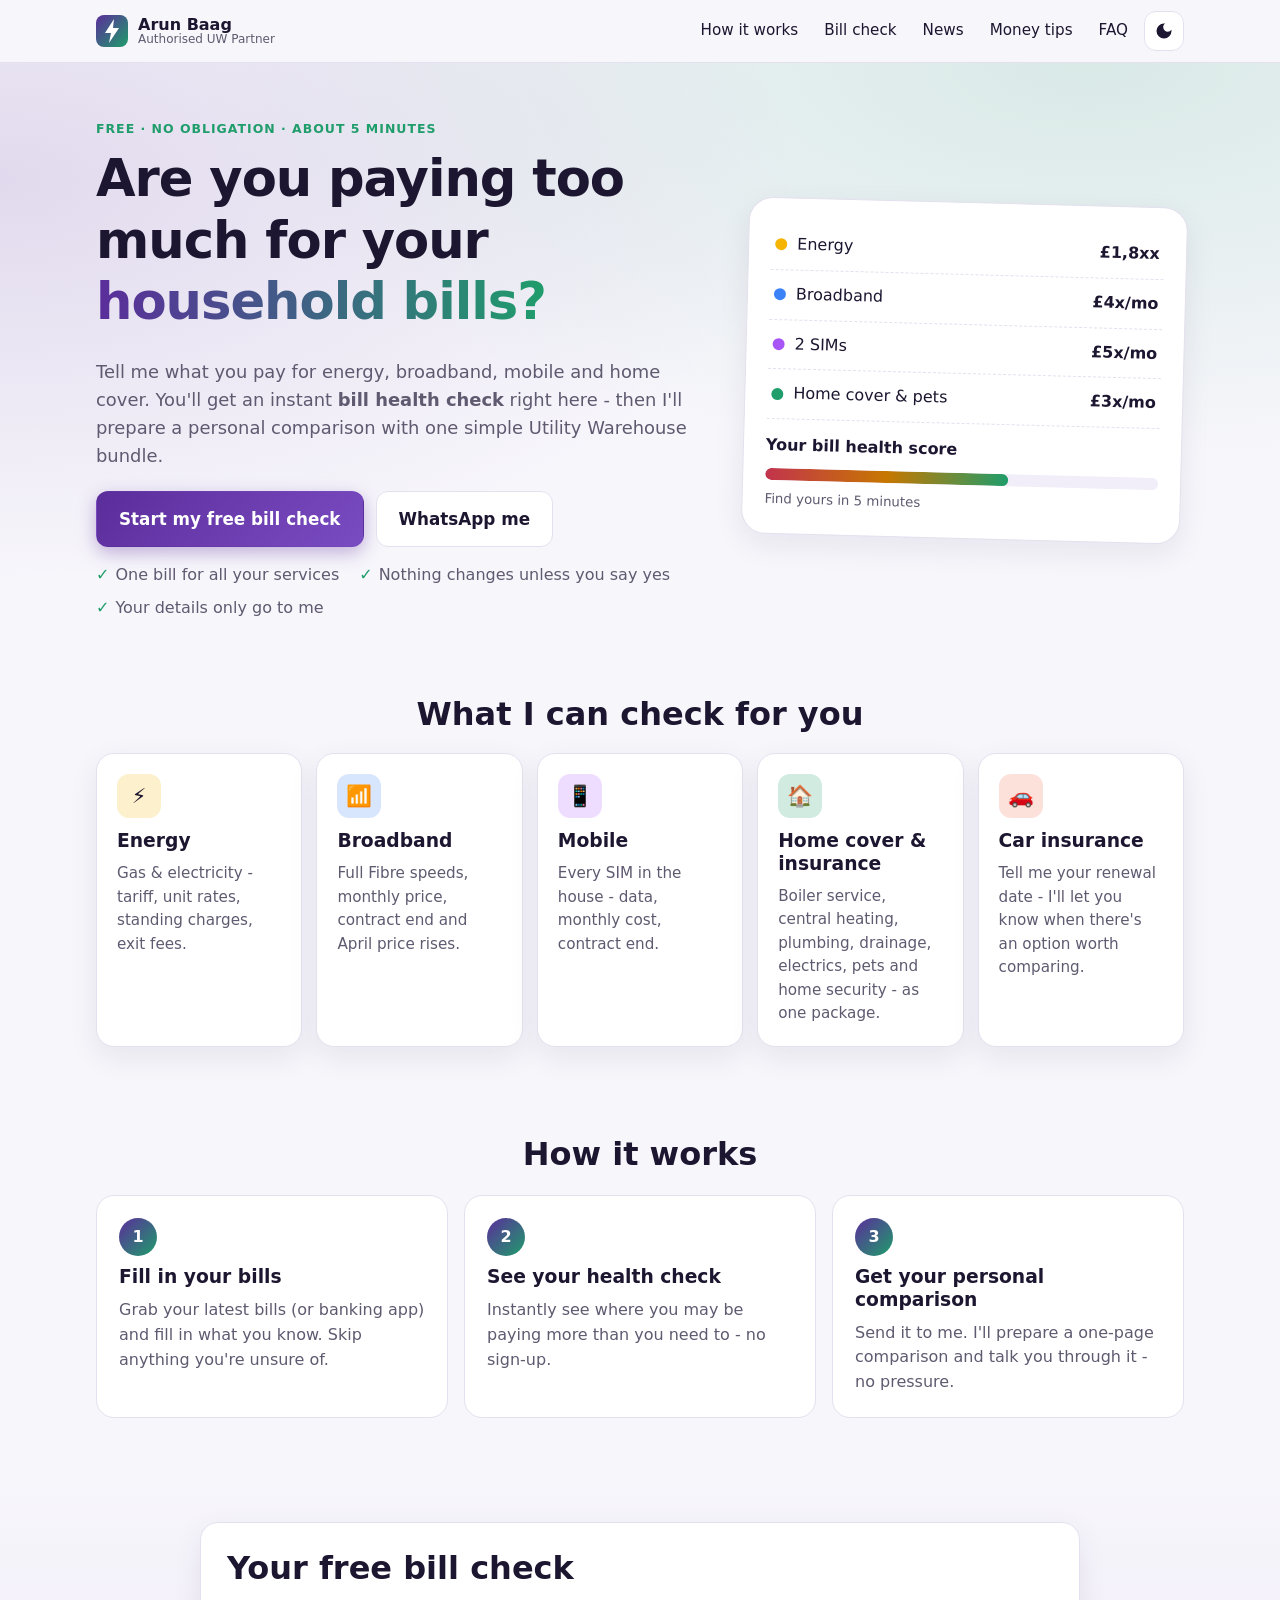
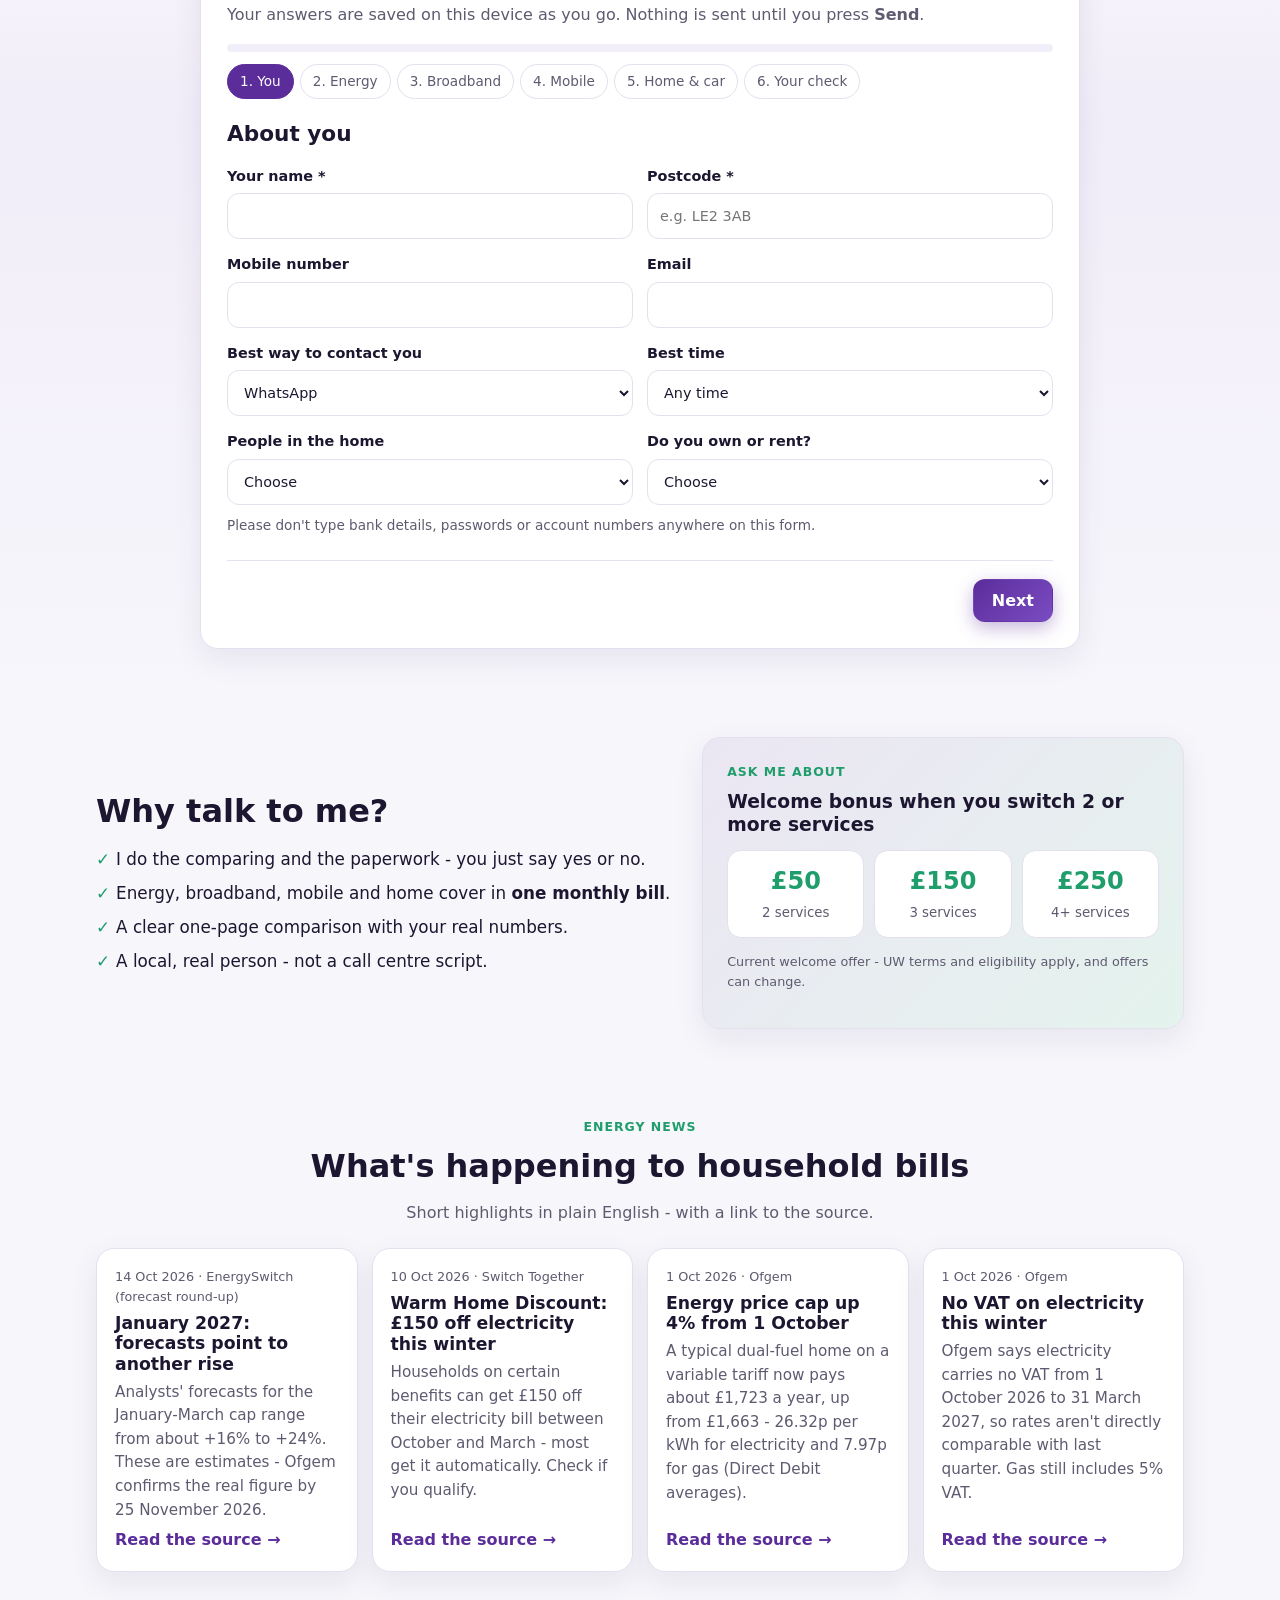
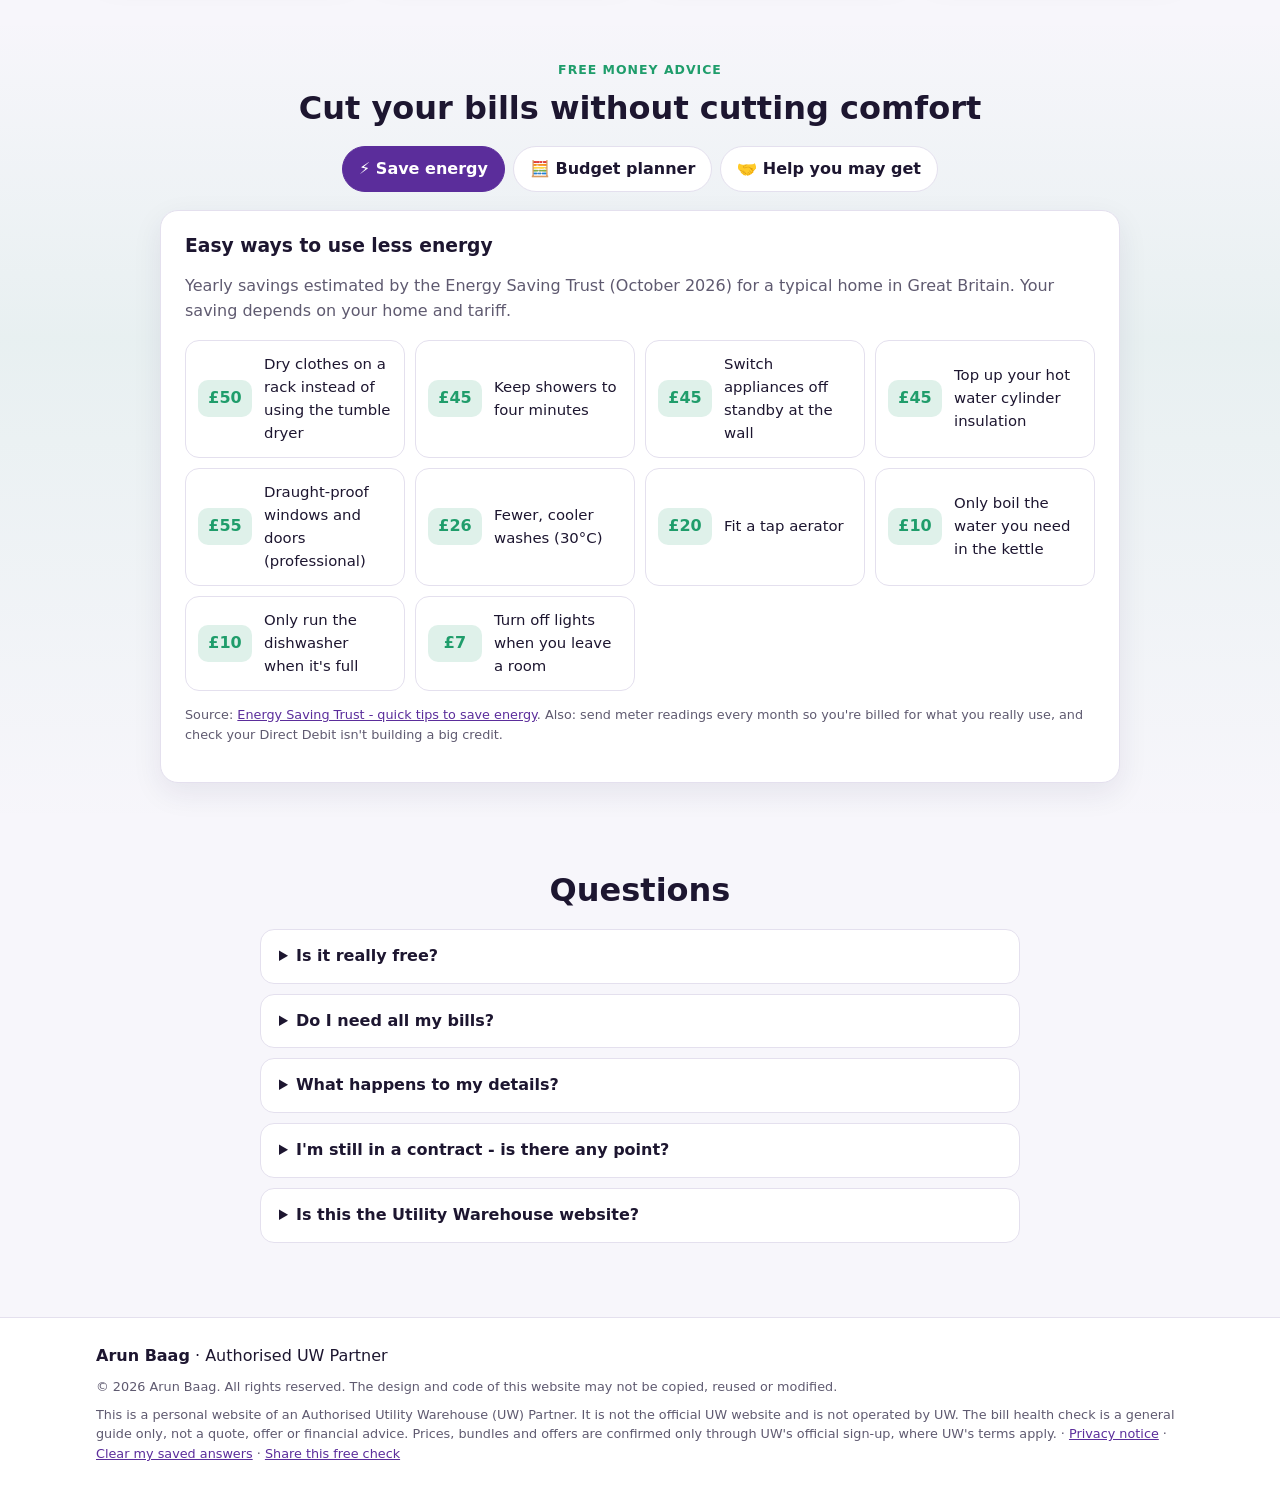
<file: index.html>
<!doctype html>
<html lang="en-GB">
<head>
  <meta charset="utf-8">
  <meta name="viewport" content="width=device-width, initial-scale=1">
  <title>Free household bill check</title>
  <meta name="description" content="Free, no-obligation check of your energy, broadband, mobile and home cover bills.">
  <link rel="icon" href="assets/favicon.svg" type="image/svg+xml">
  <link rel="canonical" href="https://arunbaag.github.io/uw-bill-check-website/">
  <meta property="og:type" content="website">
  <meta property="og:url" content="https://arunbaag.github.io/uw-bill-check-website/">
  <meta property="og:title" content="Free household bill check - Arun Baag, Authorised UW Partner">
  <meta property="og:description" content="5 minutes: see where you may be paying more than you need to for energy, broadband, mobile and home cover. Free, no obligation.">
  <meta property="og:image" content="https://arunbaag.github.io/uw-bill-check-website/assets/og.jpg">
  <meta property="og:image:width" content="1200">
  <meta property="og:image:height" content="630">
  <meta property="og:locale" content="en_GB">
  <meta name="twitter:card" content="summary_large_image">
  <meta name="theme-color" content="#5B2D9B">
  <link rel="stylesheet" href="assets/style.css">
  <script>try{var t=localStorage.getItem("theme");if(t)document.documentElement.dataset.theme=t;}catch(e){}</script>
  <script src="config.js"></script>
</head>
<body>
<a class="skip" href="#check">Skip to the bill check</a>

<header class="topbar">
  <div class="wrap topbar-in">
    <a class="brand" href="#top"><img src="assets/favicon.svg" alt="" width="32" height="32">
      <span><b data-cfg="partnerName">Your UW Partner</b><small data-cfg="partnerTitle">Authorised UW Partner</small></span></a>
    <nav class="nav">
      <a href="#how">How it works</a><a href="#check">Bill check</a><a href="#news" id="navNews" hidden>News</a><a href="#advice">Money tips</a><a href="#faq">FAQ</a>
      <button class="icon-btn" id="themeBtn" type="button" aria-label="Switch light / dark mode" title="Light / dark mode">
        <svg viewBox="0 0 24 24" width="20" height="20" aria-hidden="true"><path fill="currentColor" d="M12 3a9 9 0 1 0 9 9c0-.46-.04-.92-.1-1.36a5.4 5.4 0 0 1-4.4 2.26 5.4 5.4 0 0 1-3.14-9.8A9 9 0 0 0 12 3z"/></svg>
      </button>
    </nav>
  </div>
</header>

<main id="top">
  <!-- HERO -->
  <section class="hero">
    <div class="wrap hero-in">
      <div>
        <p class="eyebrow">Free · No obligation · About 5 minutes</p>
        <h1>Are you paying too much for your <span class="grad">household bills?</span></h1>
        <p class="lead">Tell me what you pay for energy, broadband, mobile and home cover. You'll get an instant
          <b>bill health check</b> right here - then I'll prepare a personal comparison with one simple Utility Warehouse bundle.</p>
        <div class="cta-row">
          <a class="btn btn-primary btn-lg" href="#check">Start my free bill check</a>
          <a class="btn btn-ghost btn-lg" id="heroWhatsApp" href="#" hidden>WhatsApp me</a>
        </div>
        <ul class="ticks">
          <li>One bill for all your services</li><li>Nothing changes unless you say yes</li><li>Your details only go to me</li>
        </ul>
      </div>
      <div class="hero-card" aria-hidden="true">
        <div class="hc-row"><span class="dot e"></span>Energy<b>£1,8xx</b></div>
        <div class="hc-row"><span class="dot b"></span>Broadband<b>£4x/mo</b></div>
        <div class="hc-row"><span class="dot m"></span>2 SIMs<b>£5x/mo</b></div>
        <div class="hc-row"><span class="dot i"></span>Home cover & pets<b>£3x/mo</b></div>
        <div class="hc-total">Your bill health score<div class="gauge"><span style="width:62%"></span></div><small>Find yours in 5 minutes</small></div>
      </div>
    </div>
  </section>

  <!-- SERVICES -->
  <section class="wrap section">
    <h2 class="center">What I can check for you</h2>
    <div class="cards5">
      <div class="card svc"><div class="ic e">⚡</div><h3>Energy</h3><p>Gas & electricity - tariff, unit rates, standing charges, exit fees.</p></div>
      <div class="card svc"><div class="ic b">📶</div><h3>Broadband</h3><p>Full Fibre speeds, monthly price, contract end and April price rises.</p></div>
      <div class="card svc"><div class="ic m">📱</div><h3>Mobile</h3><p>Every SIM in the house - data, monthly cost, contract end.</p></div>
      <div class="card svc"><div class="ic i">🏠</div><h3>Home cover & insurance</h3><p>Boiler service, central heating, plumbing, drainage, electrics, pets and home security - as one package.</p></div>
      <div class="card svc"><div class="ic c">🚗</div><h3>Car insurance</h3><p>Tell me your renewal date - I'll let you know when there's an option worth comparing.</p></div>
    </div>
  </section>

  <!-- HOW -->
  <section class="wrap section" id="how">
    <h2 class="center">How it works</h2>
    <ol class="steps3">
      <li><span>1</span><h3>Fill in your bills</h3><p>Grab your latest bills (or banking app) and fill in what you know. Skip anything you're unsure of.</p></li>
      <li><span>2</span><h3>See your health check</h3><p>Instantly see where you may be paying more than you need to - no sign-up.</p></li>
      <li><span>3</span><h3>Get your personal comparison</h3><p>Send it to me. I'll prepare a one-page comparison and talk you through it - no pressure.</p></li>
    </ol>
  </section>

  <!-- BILL CHECK -->
  <section class="section check-wrap" id="check">
    <div class="wrap">
      <div class="check card">
        <div class="check-head">
          <h2>Your free bill check</h2>
          <p class="muted">Your answers are saved on this device as you go. Nothing is sent until you press <b>Send</b>.</p>
          <div class="progress"><div class="bar" id="bar"></div></div>
          <ol class="stepper" id="stepper"></ol>
        </div>

        <form id="form" novalidate autocomplete="on">
          <!-- STEP 1 -->
          <fieldset class="step" data-title="You">
            <legend>About you</legend>
            <div class="grid2">
              <label>Your name *<input name="contact.name" required autocomplete="name"></label>
              <label>Postcode *<input name="contact.postcode" required autocomplete="postal-code" placeholder="e.g. LE2 3AB"></label>
              <label>Mobile number<input name="contact.phone" type="tel" autocomplete="tel"></label>
              <label>Email<input name="contact.email" type="email" autocomplete="email"></label>
              <label>Best way to contact you<select name="contact.method"><option>WhatsApp</option><option>Phone call</option><option>Text</option><option>Email</option></select></label>
              <label>Best time<select name="contact.time"><option>Any time</option><option>Weekday daytime</option><option>Weekday evening</option><option>Weekend</option></select></label>
              <label>People in the home<select name="contact.household"><option value="">Choose</option><option>1</option><option>2</option><option>3</option><option>4</option><option>5+</option></select></label>
              <label>Do you own or rent?<select name="contact.tenure"><option value="">Choose</option><option>Own</option><option>Rent</option></select></label>
            </div>
            <p class="hint">Please don't type bank details, passwords or account numbers anywhere on this form.</p>
          </fieldset>

          <!-- STEP 2 ENERGY -->
          <fieldset class="step" data-title="Energy">
            <legend>Energy <span class="opt">skip anything you don't know</span></legend>
            <div class="grid2">
              <label>What do you have?<select name="energy.fuel"><option>Gas & electricity</option><option>Electricity only</option><option>I don't pay energy bills</option></select></label>
              <label>Current supplier<input name="energy.supplier" list="suppliers" placeholder="e.g. British Gas"></label>
              <label>Tariff name<input name="energy.tariff" placeholder="e.g. Flexible Octopus"></label>
              <label>Tariff type<select name="energy.type"><option value="">Not sure</option><option>Variable / standard</option><option>Fixed</option><option>Tracker</option><option>Prepayment</option></select></label>
              <label>Fixed deal end date<input name="energy.end" type="date"></label>
              <label>Exit fee per fuel (£)<input name="energy.exit_fee" type="number" min="0" step="1" inputmode="decimal"></label>
              <label>Monthly Direct Debit (£)<input name="energy.monthly" type="number" min="0" step="0.01" inputmode="decimal"></label>
              <label>How old is the bill you're reading from?<select name="energy.bill_age"><option value="">Choose</option><option>This month / current prices</option><option>1-3 months old</option><option>Older than 3 months</option></select></label>
              <label>Smart meter?<select name="energy.smart"><option value="">Not sure</option><option>Yes</option><option>No</option></select></label>
            </div>
            <details class="more"><summary>I have my bill - add unit rates & usage (gives the best check)</summary>
              <div class="grid4">
                <label>Elec unit rate (p/kWh)<input name="energy.elec_unit" type="number" min="0" step="0.01" inputmode="decimal"></label>
                <label>Elec standing (p/day)<input name="energy.elec_sc" type="number" min="0" step="0.01" inputmode="decimal"></label>
                <label>Gas unit rate (p/kWh)<input name="energy.gas_unit" type="number" min="0" step="0.01" inputmode="decimal"></label>
                <label>Gas standing (p/day)<input name="energy.gas_sc" type="number" min="0" step="0.01" inputmode="decimal"></label>
                <label>Elec use a year (kWh)<input name="energy.elec_kwh" type="number" min="0" step="1" inputmode="numeric" placeholder="e.g. 2700"></label>
                <label>Gas use a year (kWh)<input name="energy.gas_kwh" type="number" min="0" step="1" inputmode="numeric" placeholder="e.g. 11500"></label>
              </div>
              <p class="hint">These are on page 2 of most bills or in your supplier's app ("estimated annual consumption").</p>
            </details>
          </fieldset>

          <!-- STEP 3 BROADBAND -->
          <fieldset class="step" data-title="Broadband">
            <legend>Broadband</legend>
            <div class="grid2">
              <label>Do you have broadband?<select name="broadband.has"><option>Yes</option><option>No</option></select></label>
              <label>Provider<input name="broadband.provider" list="isps" placeholder="e.g. BT"></label>
              <label>Connection type<select name="broadband.tech"><option value="">Choose</option><option>Full fibre (to the home)</option><option>Part fibre (copper phone line)</option><option>Cable (Virgin Media)</option><option>Not sure</option></select></label>
              <label>Speed (Mb)<input name="broadband.speed" type="number" min="0" step="1" inputmode="numeric" list="speeds" placeholder="e.g. 150"></label>
              <label>Monthly price (£)<input name="broadband.monthly" type="number" min="0" step="0.01" inputmode="decimal"></label>
              <label>Contract end date<input name="broadband.end" type="date"></label>
              <label>Exit fee if you left now (£)<input name="broadband.exit_fee" type="number" min="0" step="1" inputmode="decimal"></label>
              <label>Is this an introductory / discounted price?<select name="broadband.intro"><option value="">Not sure</option><option>Yes</option><option>No</option></select></label>
              <label>Includes TV package?<select name="broadband.tv"><option value="">No</option><option>Yes</option></select></label>
              <label>Need a landline?<select name="broadband.landline"><option value="">Not sure</option><option>Yes</option><option>No</option></select></label>
            </div>
          </fieldset>

          <!-- STEP 4 MOBILE -->
          <fieldset class="step" data-title="Mobile">
            <legend>Mobile SIMs <span class="opt">add one row per phone in the home</span></legend>
            <div id="sims"></div>
            <button type="button" class="btn btn-ghost" id="addSim">+ Add another SIM</button>
          </fieldset>

          <!-- STEP 5 HOME COVER, PETS, SECURITY, CAR -->
          <fieldset class="step" data-title="Home & car">
            <legend>Home cover & insurance <span class="opt">one package with UW</span></legend>
            <h4>Boiler & home cover</h4>
            <div class="grid2">
              <label>Provider<input name="cover.provider" placeholder="e.g. British Gas HomeCare"></label>
              <label>Monthly price (£)<input name="cover.monthly" type="number" min="0" step="0.01" inputmode="decimal"></label>
            </div>
            <div class="chips" role="group" aria-label="What your cover includes">
              <label class="chip"><input type="checkbox" name="cover.covers" value="Boiler service">Boiler service</label>
              <label class="chip"><input type="checkbox" name="cover.covers" value="Boiler repairs">Boiler repairs</label>
              <label class="chip"><input type="checkbox" name="cover.covers" value="Central heating">Central heating</label>
              <label class="chip"><input type="checkbox" name="cover.covers" value="Plumbing">Plumbing</label>
              <label class="chip"><input type="checkbox" name="cover.covers" value="Drainage">Drainage</label>
              <label class="chip"><input type="checkbox" name="cover.covers" value="Electrics">Electrics</label>
            </div>
            <h4>Pets & home security</h4>
            <div id="pets"></div>
            <button type="button" class="btn btn-ghost" id="addPet">+ Add a pet</button>
            <div class="grid2 mt">
              <label>Alarm / security provider<input name="security.provider" placeholder="e.g. Verisure, Ring"></label>
              <label>Monthly price (£)<input name="security.monthly" type="number" min="0" step="0.01" inputmode="decimal"></label>
            </div>
            <h4>Car insurance <span class="opt">coming soon to UW - I'll remind you</span></h4>
            <div class="grid2">
              <label>Insurer<input name="car.insurer" placeholder="e.g. Admiral"></label>
              <label>Yearly premium (£)<input name="car.annual" type="number" min="0" step="0.01" inputmode="decimal"></label>
              <label>Renewal date<input name="car.renewal" type="date"></label>
              <label>Number of cars<select name="car.cars"><option value="">0</option><option>1</option><option>2</option><option>3+</option></select></label>
            </div>
          </fieldset>

          <!-- STEP 6 REVIEW -->
          <fieldset class="step" data-title="Your check">
            <legend>Your bill health check</legend>
            <div id="results"></div>
            <label class="block">Anything else I should know?<textarea name="notes" rows="3" placeholder="e.g. moving house in March, want faster broadband, two teenagers on unlimited data..."></textarea></label>
            <div class="consent card soft">
              <label class="check-line"><input type="checkbox" id="consent" name="consent"><span>I agree that <b data-cfg="partnerName">my UW Partner</b> may use these details to prepare a comparison and contact me about it, as explained in the <a href="privacy.html" target="_blank" rel="noopener">privacy notice</a>. My details are deleted 30 days after my switch is completed, or after 30 days if I don't go ahead.</span></label>
              <label class="check-line opt-line"><input type="checkbox" id="optRemind"><span><b>Optional:</b> remind me about 6 weeks before my contracts end - keep my contact details and contract end dates until then.</span></label>
            <label class="check-line opt-line"><input type="checkbox" id="optTips"><span><b>Optional:</b> send me occasional bill-saving tips and offers (up to 12 months - reply STOP any time).</span></label>
            <div class="hp" aria-hidden="true"><label>Leave empty<input name="botcheck" tabindex="-1" autocomplete="off"></label></div>
              <div class="send-row">
                <button type="button" class="btn btn-primary btn-lg" id="sendBtn">Send to <span data-cfg-first="partnerName">me</span></button>
                <a class="btn btn-whatsapp" id="waBtn" href="#" target="_blank" rel="noopener">Send on WhatsApp</a>
                <a class="btn btn-ghost" id="mailBtn" href="#">Send by email</a>
              </div>
              <p class="hint" id="sendNote"></p>
              <div id="sendResult" role="status" aria-live="polite"></div>
            </div>
          </fieldset>

          <div class="nav-row">
            <button type="button" class="btn btn-ghost" id="backBtn">Back</button>
            <span class="saved" id="saved"></span>
            <button type="button" class="btn btn-primary" id="nextBtn">Next</button>
          </div>
        </form>
      </div>
    </div>
  </section>

  <!-- WHY -->
  <section class="wrap section">
    <div class="why">
      <div>
        <h2>Why talk to me?</h2>
        <ul class="ticks big">
          <li>I do the comparing and the paperwork - you just say yes or no.</li>
          <li>Energy, broadband, mobile and home cover in <b>one monthly bill</b>.</li>
          <li>A clear one-page comparison with your real numbers.</li>
          <li>A local, real person - not a call centre script.</li>
        </ul>
      </div>
      <div class="card bonus" id="bonusCard" hidden>
        <p class="eyebrow">Ask me about</p>
        <h3>Welcome bonus when you switch 2 or more services</h3>
        <div class="tiers" id="tiers"></div>
        <p class="tiny">Current welcome offer - UW terms and eligibility apply, and offers can change.</p>
      </div>
    </div>
  </section>


  <!-- ABOUT -->
  <section class="wrap section" id="about" hidden>
    <div class="about card">
      <img id="aboutPhoto" alt="" width="160" height="160" hidden>
      <div>
        <p class="eyebrow">Hello, I'm <span data-cfg-first="partnerName">your Partner</span></p>
        <h2><span data-cfg="partnerName">Your UW Partner</span> <small class="muted" data-cfg="partnerTitle">Authorised UW Partner</small></h2>
        <p id="aboutBio"></p>
        <p class="reply" id="aboutReply"></p>
        <div class="cta-row"><a class="btn btn-primary" href="#check">Start my free bill check</a><a class="btn btn-ghost" id="aboutWa" href="#" hidden>WhatsApp me</a></div>
      </div>
    </div>
  </section>

  <!-- REVIEWS -->
  <section class="wrap section" id="reviews" hidden>
    <h2 class="center">What customers say</h2>
    <div class="reviews" id="reviewList"></div>
    <p class="tiny center">Real reviews from real customers, shared with their permission.</p>
  </section>

  <!-- NEWS -->
  <section class="wrap section" id="news" hidden>
    <p class="eyebrow center">Energy news</p>
    <h2 class="center">What's happening to household bills</h2>
    <p class="center muted">Short highlights in plain English - with a link to the source.</p>
    <div class="news-grid" id="newsList"></div>
  </section>

  <!-- MONEY ADVICE -->
  <section class="section advice-wrap" id="advice">
    <div class="wrap">
      <p class="eyebrow center">Free money advice</p>
      <h2 class="center">Cut your bills without cutting comfort</h2>
      <div class="advice-tabs" role="tablist">
        <button type="button" role="tab" class="on" data-pane="tips" aria-selected="true">⚡ Save energy</button>
        <button type="button" role="tab" data-pane="budget" aria-selected="false">🧮 Budget planner</button>
        <button type="button" role="tab" data-pane="help" aria-selected="false">🤝 Help you may get</button>
      </div>

      <div class="pane card" id="pane-tips">
        <h3>Easy ways to use less energy</h3>
        <p class="muted">Yearly savings estimated by the Energy Saving Trust (October 2026) for a typical home in Great Britain. Your saving depends on your home and tariff.</p>
        <div class="tips">
          <div class="tip"><b>£50</b><span>Dry clothes on a rack instead of using the tumble dryer</span></div>
          <div class="tip"><b>£45</b><span>Keep showers to four minutes</span></div>
          <div class="tip"><b>£45</b><span>Switch appliances off standby at the wall</span></div>
          <div class="tip"><b>£45</b><span>Top up your hot water cylinder insulation</span></div>
          <div class="tip"><b>£55</b><span>Draught-proof windows and doors (professional)</span></div>
          <div class="tip"><b>£26</b><span>Fewer, cooler washes (30°C)</span></div>
          <div class="tip"><b>£20</b><span>Fit a tap aerator</span></div>
          <div class="tip"><b>£10</b><span>Only boil the water you need in the kettle</span></div>
          <div class="tip"><b>£10</b><span>Only run the dishwasher when it's full</span></div>
          <div class="tip"><b>£7</b><span>Turn off lights when you leave a room</span></div>
        </div>
        <p class="tiny">Source: <a href="https://energysavingtrust.org.uk/hub/quick-tips-to-save-energy" target="_blank" rel="noopener">Energy Saving Trust - quick tips to save energy</a>. Also: send meter readings every month so you're billed for what you really use, and check your Direct Debit isn't building a big credit.</p>
      </div>

      <div class="pane card" id="pane-budget" hidden>
        <h3>Your household bills planner</h3>
        <p class="muted">Pop in what you pay each month (yearly bills like car insurance: divide by 12). Nothing here is saved or sent.</p>
        <div class="grid4 planner" id="planner">
          <label>Take-home income / month<input data-b="income" type="number" min="0" step="1" inputmode="decimal" placeholder="optional"></label>
          <label>Energy<input data-b="bill" data-k="energy" type="number" min="0" step="1" inputmode="decimal"></label>
          <label>Broadband & TV<input data-b="bill" data-k="broadband" type="number" min="0" step="1" inputmode="decimal"></label>
          <label>Mobiles<input data-b="bill" data-k="mobile" type="number" min="0" step="1" inputmode="decimal"></label>
          <label>Home cover & insurance<input data-b="bill" data-k="cover" type="number" min="0" step="1" inputmode="decimal"></label>
          <label>Car insurance<input data-b="bill" data-k="car" type="number" min="0" step="1" inputmode="decimal"></label>
          <label>Water<input data-b="bill" data-k="water" type="number" min="0" step="1" inputmode="decimal"></label>
          <label>Council tax<input data-b="bill" data-k="council" type="number" min="0" step="1" inputmode="decimal"></label>
          <label>Other (TV licence, subscriptions)<input data-b="bill" data-k="other" type="number" min="0" step="1" inputmode="decimal"></label>
        </div>
        <button type="button" class="btn btn-ghost mt" id="fillPlanner">Fill in from my bill check</button>
        <div class="planner-out" id="plannerOut"></div>
        <ol class="steps-list">
          <li><b>List every bill and its end date.</b> Put a reminder in your phone 4-6 weeks before each contract ends.</li>
          <li><b>Never auto-renew without checking.</b> Out-of-contract broadband, mobile and insurance prices are often the highest.</li>
          <li><b>Spread energy costs evenly.</b> A steady monthly Direct Debit means no winter shock - check it twice a year against your usage.</li>
          <li><b>Pay for the phone, not twice.</b> When a handset contract ends, move to SIM-only.</li>
          <li><b>Fewer bills, fewer dates.</b> Putting services together on one bill makes them easier to keep track of.</li>
          <li><b>Build a small "bills buffer".</b> Even £10-£20 a month set aside helps with surprises like a boiler repair.</li>
        </ol>
      </div>

      <div class="pane card" id="pane-help" hidden>
        <h3>Help you may be entitled to</h3>
        <div class="help-grid">
          <div><h4>Warm Home Discount</h4><p>£150 off your electricity bill this winter (October-March) if you get certain benefits - most people get it automatically. <a href="https://www.gov.uk/the-warm-home-discount-scheme" target="_blank" rel="noopener">Check on GOV.UK</a></p></div>
          <div><h4>Priority Services Register</h4><p>Free extra support from your energy and water companies if you're older, disabled, unwell or have young children - for example advance warning of power cuts. Ask your supplier.</p></div>
          <div><h4>Social broadband & mobile tariffs</h4><p>Cheaper broadband and mobile deals for people on Universal Credit and some other benefits. <a href="https://www.ofcom.org.uk/phones-telecoms-and-internet/advice-for-consumers/costs-and-billing/social-tariffs" target="_blank" rel="noopener">See Ofcom's list</a></p></div>
          <div><h4>Struggling with energy debt?</h4><p>Talk to your supplier first - they must offer affordable repayment plans. Free, independent advice: <a href="https://www.citizensadvice.org.uk/" target="_blank" rel="noopener">Citizens Advice</a>.</p></div>
        </div>
      </div>
    </div>
  </section>

  <!-- FAQ -->
  <section class="wrap section" id="faq">
    <h2 class="center">Questions</h2>
    <div class="faq">
      <details><summary>Is it really free?</summary><p>Yes. The bill check and your personal comparison cost nothing, and there's no obligation to switch.</p></details>
      <details><summary>Do I need all my bills?</summary><p>No - fill in what you know. Monthly prices are enough to start; unit rates and contract dates make the comparison more accurate.</p></details>
      <details><summary>What happens to my details?</summary><p>They're saved only in your own browser until you send them, then go only to me. I use them only to prepare your comparison and contact you about it. I delete them <b>30 days after your switch is completed</b>, or <b>30 days after you sent them</b> if you decide not to go ahead. See the <a href="privacy.html">privacy notice</a>.</p></details>
      <details><summary>I'm still in a contract - is there any point?</summary><p>Yes. I can check your end dates and exit fees and tell you the best time to move - sometimes it's right away, sometimes it's worth waiting.</p></details>
      <details><summary>Is this the Utility Warehouse website?</summary><p>No. This is my personal website as an Authorised UW Partner. Prices and offers are confirmed through UW's official sign-up when you decide to switch.</p></details>
    </div>
  </section>
</main>

<footer class="footer">
  <div class="wrap">
    <p><b data-cfg="partnerName">Your UW Partner</b> · <span data-cfg="partnerTitle">Authorised UW Partner</span><span id="pid"></span><span id="areaTxt"></span></p>
    <p class="tiny">© 2026 Arun Baag. All rights reserved. The design and code of this website may not be copied, reused or modified.</p>
    <p class="tiny">This is a personal website of an Authorised Utility Warehouse (UW) Partner. It is not the official UW website and is not operated by UW.
      The bill health check is a general guide only, not a quote, offer or financial advice. Prices, bundles and offers are confirmed only through UW's official sign-up, where UW's terms apply.
      · <a href="privacy.html">Privacy notice</a> · <a href="#" id="clearData">Clear my saved answers</a> · <a href="#" id="footShare">Share this free check</a></p>
  </div>
</footer>

<datalist id="suppliers"><option>British Gas</option><option>Octopus Energy</option><option>E.ON Next</option><option>EDF</option><option>OVO</option><option>Scottish Power</option><option>So Energy</option><option>Outfox the Market</option><option>Fuse Energy</option><option>Ecotricity</option><option>Good Energy</option><option>Sainsbury's Energy</option><option>Utility Warehouse</option></datalist>
<datalist id="isps"><option>BT</option><option>Sky</option><option>Virgin Media</option><option>TalkTalk</option><option>Vodafone</option><option>EE</option><option>Plusnet</option><option>NOW Broadband</option><option>Hyperoptic</option><option>Community Fibre</option></datalist>
<datalist id="speeds"><option value="36"><option value="67"><option value="80"><option value="150"><option value="300"><option value="500"><option value="900"></datalist>
<datalist id="networks"><option>EE</option><option>O2</option><option>Vodafone</option><option>Three</option><option>giffgaff</option><option>Tesco Mobile</option><option>Sky Mobile</option><option>iD Mobile</option><option>VOXI</option><option>SMARTY</option><option>Lebara</option><option>Lyca Mobile</option><option>Talkmobile</option><option>Virgin Mobile</option></datalist>

<aside class="promo" id="promo" hidden aria-label="Offer">
  <button type="button" class="promo-x" id="promoClose" aria-label="Close">×</button>
  <b id="promoTitle"></b><p id="promoText"></p>
  <a class="btn btn-primary" id="promoBtn" href="#check"></a>
  <small id="promoSmall"></small>
</aside>
<script src="assets/app.js"></script>
</body>
</html>
</file>
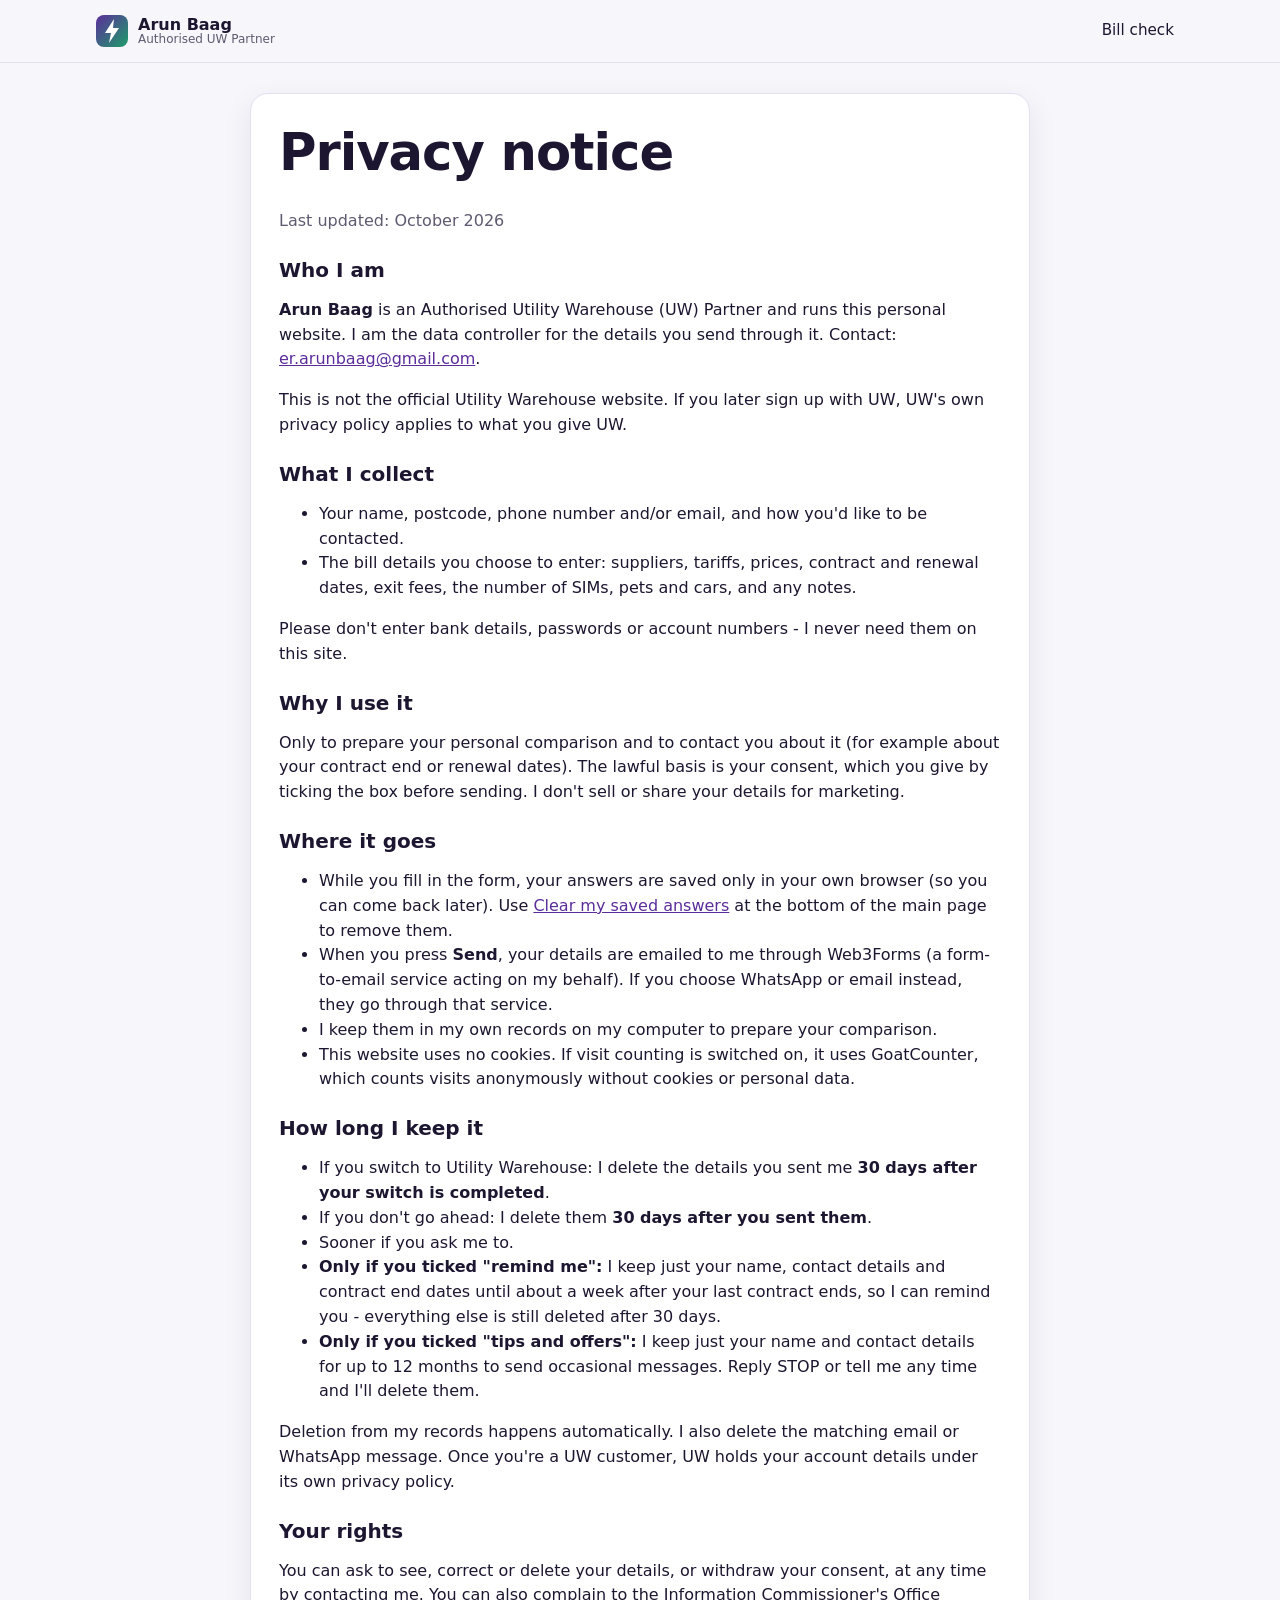
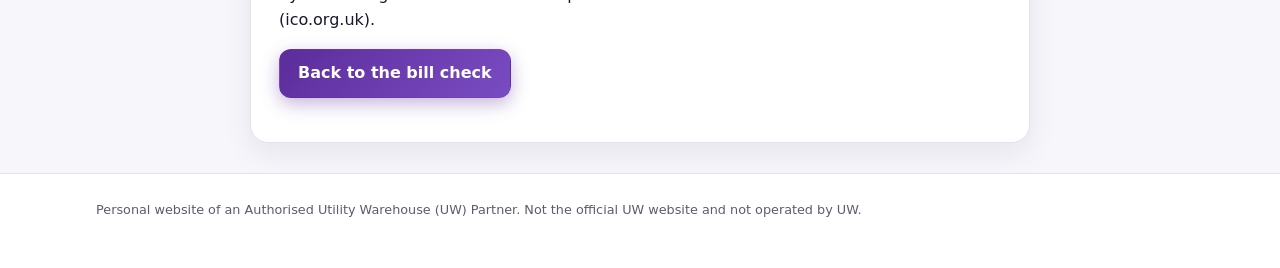
<file: privacy.html>
<!doctype html>
<html lang="en-GB">
<head>
  <meta charset="utf-8">
  <meta name="viewport" content="width=device-width, initial-scale=1">
  <title>Privacy notice</title>
  <link rel="icon" href="assets/favicon.svg" type="image/svg+xml">
  <link rel="stylesheet" href="assets/style.css">
  <script>try{var t=localStorage.getItem("theme");if(t)document.documentElement.dataset.theme=t;}catch(e){}</script>
  <script src="config.js"></script>
</head>
<body>
<header class="topbar"><div class="wrap topbar-in">
  <a class="brand" href="index.html"><img src="assets/favicon.svg" alt="" width="32" height="32">
    <span><b class="cfg-name">Your UW Partner</b><small>Authorised UW Partner</small></span></a>
  <nav class="nav"><a href="index.html#check">Bill check</a></nav>
</div></header>

<main class="wrap">
  <article class="card doc">
    <h1>Privacy notice</h1>
    <p class="muted">Last updated: October 2026</p>

    <h2>Who I am</h2>
    <p><b class="cfg-name">Your UW Partner</b> is an Authorised Utility Warehouse (UW) Partner and runs this personal website.
      I am the data controller for the details you send through it. Contact: <a class="cfg-mail" href="#">email</a>.</p>
    <p>This is not the official Utility Warehouse website. If you later sign up with UW, UW's own privacy policy applies to what you give UW.</p>

    <h2>What I collect</h2>
    <ul>
      <li>Your name, postcode, phone number and/or email, and how you'd like to be contacted.</li>
      <li>The bill details you choose to enter: suppliers, tariffs, prices, contract and renewal dates, exit fees, the number of SIMs, pets and cars, and any notes.</li>
    </ul>
    <p>Please don't enter bank details, passwords or account numbers - I never need them on this site.</p>

    <h2>Why I use it</h2>
    <p>Only to prepare your personal comparison and to contact you about it (for example about your contract end or renewal dates).
      The lawful basis is your consent, which you give by ticking the box before sending. I don't sell or share your details for marketing.</p>

    <h2>Where it goes</h2>
    <ul>
      <li>While you fill in the form, your answers are saved only in your own browser (so you can come back later). Use <a href="index.html" id="clearLink">Clear my saved answers</a> at the bottom of the main page to remove them.</li>
      <li>When you press <b>Send</b>, your details are emailed to me through Web3Forms (a form-to-email service acting on my behalf). If you choose WhatsApp or email instead, they go through that service.</li>
      <li>I keep them in my own records on my computer to prepare your comparison.</li>
      <li>This website uses no cookies. If visit counting is switched on, it uses GoatCounter, which counts visits anonymously without cookies or personal data.</li>
    </ul>

    <h2>How long I keep it</h2>
    <ul>
      <li>If you switch to Utility Warehouse: I delete the details you sent me <b>30 days after your switch is completed</b>.</li>
      <li>If you don't go ahead: I delete them <b>30 days after you sent them</b>.</li>
      <li>Sooner if you ask me to.</li>
      <li><b>Only if you ticked "remind me":</b> I keep just your name, contact details and contract end dates until about a week after your last contract ends, so I can remind you - everything else is still deleted after 30 days.</li>
      <li><b>Only if you ticked "tips and offers":</b> I keep just your name and contact details for up to 12 months to send occasional messages. Reply STOP or tell me any time and I'll delete them.</li>
    </ul>
    <p>Deletion from my records happens automatically. I also delete the matching email or WhatsApp message. Once you're a UW customer, UW holds your account details under its own privacy policy.</p>

    <h2>Your rights</h2>
    <p>You can ask to see, correct or delete your details, or withdraw your consent, at any time by contacting me. You can also complain to the
      Information Commissioner's Office (ico.org.uk).</p>

    <p><a class="btn btn-primary" href="index.html#check">Back to the bill check</a></p>
  </article>
</main>
<footer class="footer"><div class="wrap"><p class="tiny">Personal website of an Authorised Utility Warehouse (UW) Partner. Not the official UW website and not operated by UW.</p></div></footer>
<script>
(function(){var C=window.SITE_CONFIG||{};
document.querySelectorAll(".cfg-name").forEach(function(e){if(C.partnerName)e.textContent=C.partnerName;});
document.querySelectorAll(".cfg-mail").forEach(function(e){if(C.email){e.textContent=C.email;e.href="mailto:"+C.email;}});
})();
</script>
</body>
</html>
</file>
<file: assets/style.css>
/*! (c) 2026 Arun Baag. All rights reserved. Not licensed for copying, reuse or modification. */
:root{--bg:#f7f6fb;--bg2:#ffffff;--card:#ffffff;--soft:#f1edf9;--ink:#1d1630;--muted:#5f5a70;--line:#e4e0ee;--p:#5B2D9B;--p2:#7a4cc2;--g:#1F9D6B;--warn:#c77700;--bad:#c2334d;--good:#1F9D6B;--shadow:0 10px 30px rgba(40,20,80,.08);--r:18px;--e:#f4b400;--b:#3b82f6;--m:#a855f7;--i:#1F9D6B;--c:#ef6c4a;color-scheme:light}@media (prefers-color-scheme:dark){:root:not([data-theme=light]){--bg:#0f0c18;--bg2:#151122;--card:#1a1528;--soft:#221b35;--ink:#eeeaf7;--muted:#a8a1bd;--line:#2e2645;--p:#a47cf0;--p2:#c3a6ff;--g:#3cc98e;--shadow:0 10px 30px rgba(0,0,0,.35);color-scheme:dark}}:root[data-theme=dark]{--bg:#0f0c18;--bg2:#151122;--card:#1a1528;--soft:#221b35;--ink:#eeeaf7;--muted:#a8a1bd;--line:#2e2645;--p:#a47cf0;--p2:#c3a6ff;--g:#3cc98e;--shadow:0 10px 30px rgba(0,0,0,.35);color-scheme:dark}*{box-sizing:border-box}[hidden]{display:none!important}html{scroll-behavior:smooth;scroll-padding-top:72px}body{margin:0;background:var(--bg);color:var(--ink);font:16px/1.55 system-ui,-apple-system,"Segoe UI",Roboto,Arial,sans-serif;-webkit-font-smoothing:antialiased}a{color:var(--p)}img{max-width:100%}.wrap{max-width:1120px;margin:0 auto;padding:0 16px}.skip{position:absolute;left:-999px}.skip:focus{left:16px;top:8px;z-index:99;background:var(--card);padding:8px 12px;border-radius:8px}.muted{color:var(--muted)}.center{text-align:center}.tiny{font-size:.8rem;color:var(--muted)}.mt{margin-top:14px}h1,h2,h3,h4{line-height:1.2;margin:0 0 .5em}h1{font-size:clamp(2rem,5vw,3.2rem);letter-spacing:-.02em}h2{font-size:clamp(1.5rem,3vw,2rem)}h4{margin:22px 0 10px;font-size:1.05rem}.grad{background:linear-gradient(90deg,var(--p),var(--g));-webkit-background-clip:text;background-clip:text;color:transparent}.eyebrow{text-transform:uppercase;letter-spacing:.08em;font-size:.78rem;font-weight:700;color:var(--g);margin:0 0 10px}.lead{font-size:1.12rem;color:var(--muted);max-width:40em}.topbar{position:sticky;top:0;z-index:20;background:color-mix(in srgb,var(--bg) 85%,transparent);backdrop-filter:blur(10px);border-bottom:1px solid var(--line)}.topbar-in{display:flex;align-items:center;justify-content:space-between;height:62px;gap:12px}.brand{display:flex;gap:10px;align-items:center;text-decoration:none;color:var(--ink)}.brand span{display:flex;flex-direction:column;line-height:1.1}.brand small{color:var(--muted);font-size:.75rem}.nav{display:flex;align-items:center;gap:6px}.nav a{text-decoration:none;color:var(--ink);padding:8px 10px;border-radius:10px;font-size:.95rem}.nav a:hover{background:var(--soft)}@media (max-width:640px){.nav a{display:none}}.icon-btn{border:1px solid var(--line);background:var(--card);color:var(--ink);width:40px;height:40px;border-radius:12px;display:grid;place-items:center;cursor:pointer}.btn{display:inline-flex;align-items:center;justify-content:center;gap:8px;border-radius:12px;padding:11px 18px;font-weight:650;font-size:1rem;border:1px solid transparent;cursor:pointer;text-decoration:none;transition:transform .08s,box-shadow .2s,background .2s;font-family:inherit}.btn:active{transform:translateY(1px)}.btn-primary{background:linear-gradient(135deg,var(--p),var(--p2));color:#fff;box-shadow:0 6px 18px color-mix(in srgb,var(--p) 35%,transparent)}.btn-primary:hover{box-shadow:0 8px 24px color-mix(in srgb,var(--p) 50%,transparent)}.btn-ghost{background:var(--card);color:var(--ink);border-color:var(--line)}.btn-ghost:hover{border-color:var(--p)}.btn-whatsapp{background:#25d366;color:#073b1f}.btn-lg{padding:14px 22px;font-size:1.05rem}.btn-disabled,.btn[disabled]{opacity:.55;cursor:not-allowed}:focus-visible{outline:3px solid color-mix(in srgb,var(--p) 55%,transparent);outline-offset:2px}.hero{padding:56px 0 30px;background:radial-gradient(900px 400px at 85% 0,color-mix(in srgb,var(--g) 14%,transparent),transparent),radial-gradient(800px 400px at 0 20%,color-mix(in srgb,var(--p) 14%,transparent),transparent)}.hero-in{display:grid;grid-template-columns:1.25fr .9fr;gap:40px;align-items:center}@media (max-width:860px){.hero-in{grid-template-columns:1fr}.hero-card{display:none}}.cta-row{display:flex;flex-wrap:wrap;gap:12px;margin:22px 0 16px}.ticks{list-style:none;padding:0;margin:0;display:flex;flex-wrap:wrap;gap:8px 20px;color:var(--muted)}.ticks li::before{content:"✓";color:var(--g);font-weight:800;margin-right:6px}.ticks.big{flex-direction:column;font-size:1.05rem;color:var(--ink)}.hero-card{background:var(--card);border:1px solid var(--line);border-radius:24px;padding:22px;box-shadow:var(--shadow);transform:rotate(1.5deg)}.hc-row{display:flex;align-items:center;gap:10px;padding:12px 4px;border-bottom:1px dashed var(--line)}.hc-row b{margin-left:auto}.dot{width:12px;height:12px;border-radius:50%}.dot.e{background:var(--e)}.dot.b{background:var(--b)}.dot.m{background:var(--m)}.dot.i{background:var(--i)}.hc-total{padding-top:14px;font-weight:650}.hc-total small{color:var(--muted);font-weight:400}.gauge{height:12px;border-radius:99px;background:var(--soft);margin:10px 0 6px;overflow:hidden}.gauge span{display:block;height:100%;background:linear-gradient(90deg,var(--bad),var(--warn),var(--good));border-radius:99px}.section{padding:44px 16px}.card{background:var(--card);border:1px solid var(--line);border-radius:var(--r);box-shadow:var(--shadow)}.card.soft{background:var(--soft);box-shadow:none}.cards5{display:grid;grid-template-columns:repeat(5,1fr);gap:14px;margin-top:20px}@media (max-width:980px){.cards5{grid-template-columns:repeat(2,1fr)}}@media (max-width:520px){.cards5{grid-template-columns:1fr}}.svc{padding:20px}.svc p{color:var(--muted);margin:0;font-size:.95rem}.ic{width:44px;height:44px;border-radius:12px;display:grid;place-items:center;font-size:1.3rem;margin-bottom:12px}.ic.e{background:color-mix(in srgb,var(--e) 20%,transparent)}.ic.b{background:color-mix(in srgb,var(--b) 20%,transparent)}.ic.m{background:color-mix(in srgb,var(--m) 20%,transparent)}.ic.i{background:color-mix(in srgb,var(--i) 20%,transparent)}.ic.c{background:color-mix(in srgb,var(--c) 20%,transparent)}.steps3{list-style:none;padding:0;display:grid;grid-template-columns:repeat(3,1fr);gap:16px;margin-top:22px}@media (max-width:760px){.steps3{grid-template-columns:1fr}}.steps3 li{background:var(--card);border:1px solid var(--line);border-radius:var(--r);padding:22px}.steps3 span{display:grid;place-items:center;width:38px;height:38px;border-radius:50%;background:linear-gradient(135deg,var(--p),var(--g));color:#fff;font-weight:800;margin-bottom:10px}.steps3 p{color:var(--muted);margin:0}.check-wrap{background:linear-gradient(180deg,transparent,var(--soft) 30%,transparent)}.check{padding:26px;max-width:880px;margin:0 auto}@media (max-width:520px){.check{padding:18px 14px}}.progress{height:8px;background:var(--soft);border-radius:99px;overflow:hidden;margin:16px 0 12px}.bar{height:100%;width:0;background:linear-gradient(90deg,var(--p),var(--g));transition:width .35s}.stepper{list-style:none;padding:0;margin:0 0 8px;display:flex;gap:6px;flex-wrap:wrap}.stepper button{border:1px solid var(--line);background:var(--card);color:var(--muted);border-radius:99px;padding:6px 12px;font:inherit;font-size:.85rem;cursor:pointer}.stepper button.done{color:var(--g);border-color:color-mix(in srgb,var(--g) 50%,transparent)}.stepper button.on{background:var(--p);color:#fff;border-color:var(--p)}fieldset.step{border:0;padding:0;margin:18px 0 0;min-width:0}fieldset.step[hidden]{display:none}legend{font-size:1.35rem;font-weight:750;margin-bottom:14px;padding:0}.opt{font-size:.8rem;font-weight:500;color:var(--muted);margin-left:6px}.grid2{display:grid;grid-template-columns:1fr 1fr;gap:14px}.grid4{display:grid;grid-template-columns:repeat(3,1fr);gap:12px;margin-top:12px}@media (max-width:600px){.grid2,.grid4{grid-template-columns:1fr}}label{display:flex;flex-direction:column;gap:6px;font-size:.9rem;font-weight:600}label.block{margin-top:18px}input,select,textarea{font:inherit;font-weight:400;color:var(--ink);background:var(--bg2);border:1px solid var(--line);border-radius:12px;padding:11px 12px;width:100%;min-height:46px}textarea{resize:vertical}input:focus,select:focus,textarea:focus{outline:0;border-color:var(--p);box-shadow:0 0 0 3px color-mix(in srgb,var(--p) 20%,transparent)}input.err{border-color:var(--bad);box-shadow:0 0 0 3px color-mix(in srgb,var(--bad) 18%,transparent)}.hint{font-size:.85rem;color:var(--muted);margin:10px 0 0}details.more{margin-top:16px;border:1px dashed var(--line);border-radius:14px;padding:12px 14px}details.more summary{cursor:pointer;font-weight:650;color:var(--p)}.chips{display:flex;flex-wrap:wrap;gap:8px;margin-top:12px}.chip{flex-direction:row;align-items:center;gap:8px;border:1px solid var(--line);border-radius:99px;padding:8px 14px;background:var(--bg2);cursor:pointer;font-weight:500}.chip input{width:auto;min-height:0;accent-color:var(--p)}.chip:has(input:checked){border-color:var(--p);background:color-mix(in srgb,var(--p) 12%,transparent)}.row-item{display:grid;grid-template-columns:1.1fr 1fr .8fr .8fr auto;gap:10px;align-items:end;padding:12px;border:1px solid var(--line);border-radius:14px;margin-bottom:10px;background:var(--bg2)}.row-item.pet{grid-template-columns:1fr 1fr 1fr auto}@media (max-width:700px){.row-item,.row-item.pet{grid-template-columns:1fr 1fr}}.rm{border:0;background:0 0;color:var(--bad);font-size:1.3rem;cursor:pointer;height:46px;padding:0 8px}.nav-row{display:flex;align-items:center;justify-content:space-between;gap:10px;margin-top:24px;padding-top:18px;border-top:1px solid var(--line)}.saved{font-size:.85rem;color:var(--g)}.hp{position:absolute;left:-5000px;height:0;overflow:hidden}.score{display:flex;gap:18px;align-items:center;padding:18px;border-radius:var(--r);background:var(--soft);margin-bottom:16px}.ring{--v:50;--col:var(--warn);width:96px;height:96px;flex:none;border-radius:50%;display:grid;place-items:center;background:conic-gradient(var(--col) calc(var(--v)*1%),var(--line) 0)}.ring b{width:76px;height:76px;border-radius:50%;background:var(--soft);display:grid;place-items:center;font-size:1.6rem}.score h3{margin:0 0 4px}.score p{margin:0;color:var(--muted)}.kpis{display:grid;grid-template-columns:repeat(3,1fr);gap:10px;margin-bottom:16px}@media (max-width:600px){.kpis{grid-template-columns:1fr}}.kpi{border:1px solid var(--line);border-radius:14px;padding:12px 14px;background:var(--bg2)}.kpi small{color:var(--muted);display:block}.kpi.save{border-color:color-mix(in srgb,var(--good) 45%,transparent);background:color-mix(in srgb,var(--good) 8%,var(--bg2))}.kpi.save b{color:var(--good)}.kpi b{font-size:1.35rem}.res{border:1px solid var(--line);border-left:5px solid var(--line);border-radius:14px;padding:14px 16px;margin-bottom:10px;background:var(--bg2)}.res.bad{border-left-color:var(--bad)}.res.warn{border-left-color:var(--warn)}.res.good{border-left-color:var(--good)}.res.info{border-left-color:var(--b)}.res h4{margin:0 0 6px;display:flex;align-items:center;gap:8px}.res ul{margin:0;padding-left:18px}.res li{margin:3px 0}.tag{font-size:.72rem;font-weight:700;padding:3px 8px;border-radius:99px;margin-left:auto;white-space:nowrap}.tag.bad{background:color-mix(in srgb,var(--bad) 15%,transparent);color:var(--bad)}.tag.warn{background:color-mix(in srgb,var(--warn) 18%,transparent);color:var(--warn)}.tag.good{background:color-mix(in srgb,var(--good) 15%,transparent);color:var(--good)}.tag.info{background:color-mix(in srgb,var(--b) 15%,transparent);color:var(--b)}.consent{padding:16px;margin-top:18px}.check-line{flex-direction:row;align-items:flex-start;gap:10px;font-weight:500}.check-line input{width:20px;height:20px;min-height:0;margin-top:2px;flex:none;accent-color:var(--p)}.send-row{display:flex;flex-wrap:wrap;gap:10px;margin-top:14px}.ok{padding:14px;border-radius:14px;background:color-mix(in srgb,var(--good) 14%,transparent);color:var(--ink);margin-top:12px}.fail{padding:14px;border-radius:14px;background:color-mix(in srgb,var(--bad) 12%,transparent);margin-top:12px}.why{display:grid;grid-template-columns:1.2fr 1fr;gap:28px;align-items:center}@media (max-width:760px){.why{grid-template-columns:1fr}}.bonus{padding:24px;background:linear-gradient(135deg,color-mix(in srgb,var(--p) 12%,var(--card)),color-mix(in srgb,var(--g) 12%,var(--card)))}.tiers{display:grid;grid-template-columns:repeat(3,1fr);gap:10px;margin:14px 0}.tiers div{background:var(--card);border:1px solid var(--line);border-radius:14px;padding:12px;text-align:center}.tiers b{display:block;font-size:1.5rem;color:var(--g)}.tiers small{color:var(--muted)}.faq{max-width:760px;margin:20px auto 0}.faq details{background:var(--card);border:1px solid var(--line);border-radius:14px;padding:14px 18px;margin-bottom:10px}.faq summary{cursor:pointer;font-weight:650}.faq p{color:var(--muted);margin:10px 0 0}.footer{border-top:1px solid var(--line);padding:26px 0 40px;margin-top:20px;background:var(--bg2)}.footer p{margin:0 0 8px}.doc{max-width:780px;margin:30px auto;padding:28px}.doc h2{font-size:1.25rem;margin-top:24px}.news-grid{display:grid;grid-template-columns:repeat(auto-fill,minmax(250px,1fr));gap:14px;margin-top:22px}.card.news{padding:18px;display:flex;flex-direction:column;gap:6px}.card.news small{color:var(--muted);font-size:.8rem}.card.news h3{font-size:1.08rem;margin:0}.card.news p{margin:0;color:var(--muted);font-size:.95rem}.card.news a{margin-top:auto;font-weight:600;text-decoration:none}.advice-wrap{background:linear-gradient(180deg,transparent,color-mix(in srgb,var(--g) 7%,transparent) 40%,transparent)}.advice-tabs{display:flex;justify-content:center;flex-wrap:wrap;gap:8px;margin:18px 0}.advice-tabs button{border:1px solid var(--line);background:var(--card);color:var(--ink);border-radius:99px;padding:10px 16px;font:inherit;font-weight:600;cursor:pointer}.advice-tabs button.on{background:var(--p);border-color:var(--p);color:#fff}.pane{padding:24px;max-width:960px;margin:0 auto}.pane[hidden]{display:none}.tips{display:grid;grid-template-columns:repeat(auto-fill,minmax(200px,1fr));gap:10px;margin:14px 0}.tip{display:flex;gap:12px;align-items:center;border:1px solid var(--line);border-radius:14px;padding:12px;background:var(--bg2)}.tip b{flex:none;min-width:54px;text-align:center;padding:6px 8px;border-radius:10px;background:color-mix(in srgb,var(--good) 14%,transparent);color:var(--good)}.tip span{font-size:.93rem}.planner{grid-template-columns:repeat(3,1fr)}@media (max-width:600px){.planner{grid-template-columns:1fr 1fr}}.planner-out{margin-top:16px}.steps-list{margin:18px 0 0;padding-left:20px}.steps-list li{margin:8px 0}.help-grid{display:grid;grid-template-columns:1fr 1fr;gap:14px}@media (max-width:640px){.help-grid{grid-template-columns:1fr}}.help-grid>div{border:1px solid var(--line);border-radius:14px;padding:16px;background:var(--bg2)}.help-grid h4{margin:0 0 6px}.help-grid p{margin:0;color:var(--muted);font-size:.95rem}.about{display:flex;gap:28px;align-items:center;padding:28px}.about img{width:160px;height:160px;border-radius:50%;object-fit:cover;flex:none;border:4px solid color-mix(in srgb,var(--p) 30%,transparent)}.about h2 small{font-size:.9rem;font-weight:500;margin-left:6px}.about p{margin:.4em 0}.about .reply{color:var(--g);font-weight:600}@media (max-width:640px){.about{flex-direction:column;text-align:center}.about .cta-row{justify-content:center}}.reviews{display:grid;grid-template-columns:repeat(auto-fill,minmax(260px,1fr));gap:14px;margin-top:20px}.review{padding:20px;margin:0}.review blockquote{margin:8px 0 12px;font-size:1rem}.review figcaption{color:var(--muted);font-size:.9rem}.stars{color:#f4b400;letter-spacing:2px}.stars span{color:var(--line)}.share-box{display:flex;flex-wrap:wrap;gap:12px;align-items:center;justify-content:space-between;margin-top:16px;padding:16px;border-radius:16px;background:linear-gradient(135deg,color-mix(in srgb,var(--p) 10%,var(--bg2)),color-mix(in srgb,var(--g) 10%,var(--bg2)));border:1px solid var(--line)}.share-box b{display:block}.share-box span{color:var(--muted);font-size:.92rem}.share-btns{display:flex;gap:8px;flex-wrap:wrap}.opt-line{margin-top:10px;font-size:.9rem;color:var(--muted)}.promo{position:fixed;right:18px;bottom:18px;z-index:40;width:min(340px,calc(100vw - 32px));background:var(--card);border:1px solid color-mix(in srgb,var(--p) 45%,var(--line));border-radius:18px;padding:18px 18px 14px;box-shadow:0 18px 40px rgba(30,10,70,.25);display:flex;flex-direction:column;gap:8px;animation:pop .35s ease-out}.promo[hidden]{display:none}.promo b{font-size:1.05rem;padding-right:24px}.promo p{margin:0;color:var(--muted);font-size:.93rem}.promo small{color:var(--muted);font-size:.72rem}.promo-x{position:absolute;top:8px;right:10px;border:0;background:0 0;color:var(--muted);font-size:1.4rem;cursor:pointer;line-height:1}@keyframes pop{from{transform:translateY(20px);opacity:0}to{transform:none;opacity:1}}@media (max-width:520px){.promo{left:12px;right:12px;bottom:10px;width:auto;padding:12px 14px;gap:6px}.promo p{display:none}.promo b{font-size:.95rem}.promo .btn{padding:9px 14px}}@media (prefers-reduced-motion:reduce){*{transition:none!important;scroll-behavior:auto!important}}@media print{#faq,#how,.cards5,.consent,.footer,.hero,.nav-row,.promo,.topbar,.why{display:none!important}}
</file>
